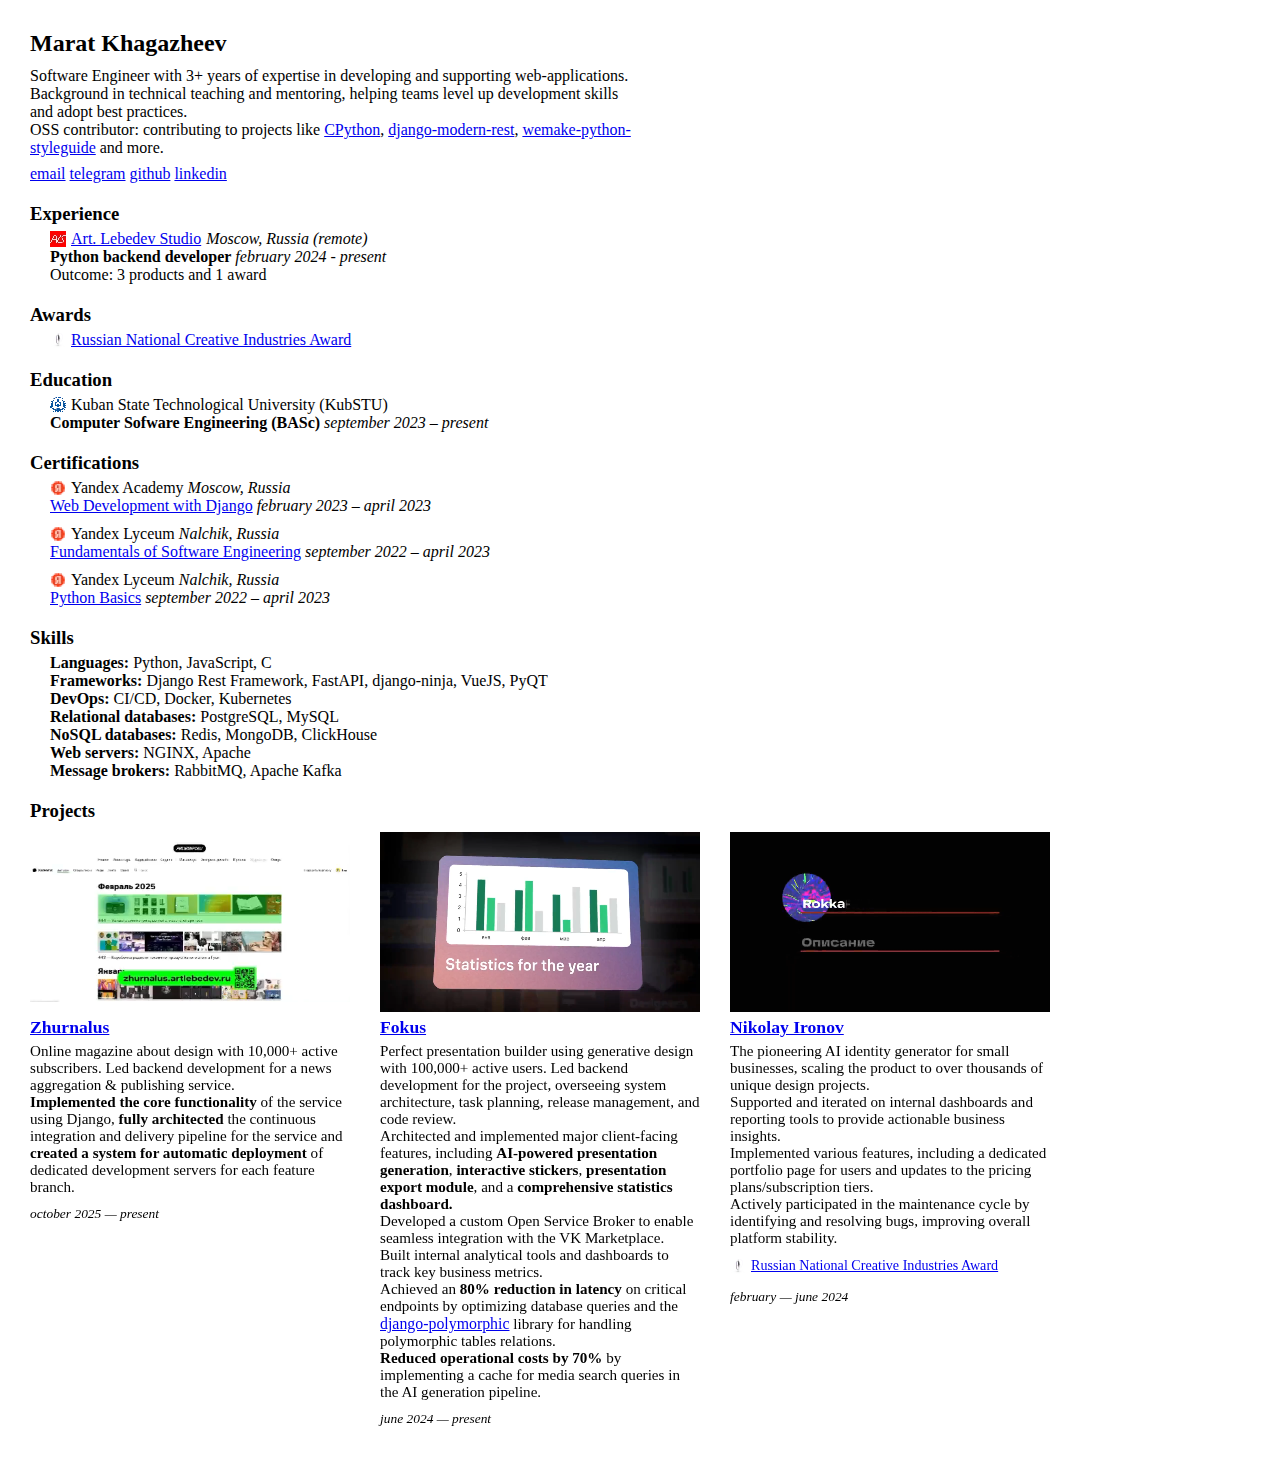
<file: index.html>
<!DOCTYPE html>
<html>
    <head>
        <meta charset="utf-8">
        <meta name="viewport" content="width=device-width, initial-scale=1.0">
        <title>Marat Khagazheev | Software Engineer</title>
        <link href="./css/main.css" rel="stylesheet" type="text/css">
        <meta name="description" content="Backend developer with experience at Art. Lebedev Studio and Yandex. Specialization: Python, Django, Django REST Framework, FastAPI, Django Ninja.">
        <meta name="keywords" content="backend developer, Python, Django, FastAPI, DRF, Django Rest Framework, CPython, FastAPI resume, portfolio, khagazheev, marat">
        <meta name="author" content="Marat Khagazheev">

        <meta property="og:type" content="website">
        <meta property="og:url" content="https://marat.tech/">
        <meta property="og:title" content="Marat Khagazheev - Backend Developer">
        <meta property="og:description" content="Backend developer with experience at Art. Lebedev Studio and Yandex.">
        <meta property="og:image" content="https://marat.tech/files/khagazheev_og.png">

        <!-- Twitter -->
        <meta property="twitter:card" content="summary_large_image">
        <meta property="twitter:url" content="https://marat.tech/">
        <meta property="twitter:title" content="Marat Khagazheev - Backend Developer">
        <meta property="twitter:description" content="Backend developer with experience at Art. Lebedev Studio and Yandex.">
        <meta property="twitter:image" content="https://marat.tech/files/khagazheev_og.png">

        <link rel="preconnect" href="https://fonts.googleapis.com">
        <link rel="preconnect" href="https://fonts.gstatic.com" crossorigin>
        <link href="https://fonts.googleapis.com/css2?family=Inter:wght@300;400;500;600;700&family=Space+Grotesk:wght@400;500;600;700&display=swap" rel="stylesheet">
        <link rel="stylesheet" href="https://unpkg.com/aos@next/dist/aos.css" />

        <!-- Favicon -->
        <link rel="apple-touch-icon" sizes="180x180" href="favicon/apple-touch-icon.png">
        <link rel="icon" type="image/png" sizes="32x32" href="favicon/favicon-32x32.png">
        <link rel="icon" type="image/png" sizes="16x16" href="favicon/favicon-16x16.png">
        <link rel="manifest" href="favicon/site.webmanifest">
        <!--
        TODO: add pet projects
        -->
    </head>
    <body>
        <div class="main">
            <div class="info-block">
                <h2 class="my-name">Marat Khagazheev</h2>
                <p>
                    Software Engineer with 3+ years of expertise in developing and supporting web-applications.<br>
                    Background in technical teaching and mentoring, helping teams level up development skills and adopt best practices.<br>
                    OSS contributor: contributing to projects like
                    <a href="https://github.com/python/cpython/pulls/F0RRZZ" target="_blank">CPython</a>, 
                    <a href="https://github.com/wemake-services/django-modern-rest/pulls/F0RRZZ" target="_blank">django-modern-rest</a>, 
                    <a href="https://github.com/wemake-services/wemake-python-styleguide/pulls/F0RRZZ" target="_blank">wemake-python-styleguide</a>
                    and more.
                </p>
                <div class="contacts">
                    <a href="mailto:khagazheevmarat@gmail.com" target="_blank">email</a>
                    <a href="https://t.me/khagazheev" target="_blank">telegram</a>
                    <a href="https://github.com/F0RRZZ" target="_blank">github</a>
                    <a href="https://www.linkedin.com/in/mkhagazheev/" target="_blank">linkedin</a>
                </div>
            </div>
            <div class="experience">
                <h3 class="experience-title">Experience</h3>
                <ul>
                    <li>
                        <div class="company">
                            <img src="files/als_logo.webp">
                            <a href="https://www.artlebedev.com/people/rr8z3G6/">Art. Lebedev Studio</a> <i>Moscow, Russia (remote)</i><br>
                        </div>
                        <b>Python backend developer</b> <i>february 2024 - present</i><br>
                        Outcome: 3 products and 1 award
                    </li>
                </ul>
            </div>
            <div class="awards">
                <h3>Awards</h3>
                <div class="award">
                    <img src="files/rncia_logo.webp">
                    <a href="https://www.artlebedev.ru/ironov/five-years/awards/" target="_blank">Russian National Creative Industries Award</a>
                </div>
            </div>
            <div class="edication">
                <h3>Education</h3>
                <ul>
                    <li>
                        <div class="company">
                            <img src="files/kubstu_logo.webp">
                            <p>Kuban State Technological University (KubSTU)</p>
                        </div>
                        <b>Computer Sofware Engineering (BASc)</b> <i>september 2023 – present</i><br>
                    </li>
                </ul>
            </div>
            <div class="certifications">
                <h3>Certifications</h3>
                <ul>
                    <li style="padding-top: 5px;">
                        <div class="company">
                            <img src="files/yandex_logo.webp">
                            <p>Yandex Academy <i>Moscow, Russia</i></p>
                        </div>
                        <a href="https://lms.yandex.ru/certificate/check/?certNumber=2303142293&lastName=%D0%A5%D0%B0%D0%B3%D0%B0%D0%B6%D0%B5%D0%B5%D0%B2" target="_blank">
                            Web Development with Django</a>
                        <i> february 2023 – april 2023</i>
                    </li>
                    <li>
                        <div class="company">
                            <img src="files/yandex_logo.webp">
                            <p>Yandex Lyceum <i>Nalchik, Russia</i></p>
                        </div>
                        <a href="https://lms.yandex.ru/certificate/check/?certNumber=2302142293&lastName=%D0%A5%D0%B0%D0%B3%D0%B0%D0%B6%D0%B5%D0%B5%D0%B2" target="_blank">
                            Fundamentals of Software Engineering</a>
                        <i> september 2022 – april 2023</i>
                    </li>
                     <li>
                        <div class="company">
                            <img src="files/yandex_logo.webp">
                            <p>Yandex Lyceum <i>Nalchik, Russia</i></p>
                        </div>
                        <a href="https://lms.yandex.ru/certificate/check/?certNumber=2201142293&lastName=%D0%A5%D0%B0%D0%B3%D0%B0%D0%B6%D0%B5%D0%B5%D0%B2" target="_blank">
                            Python Basics</a>
                        <i> september 2022 – april 2023</i>
                    </li>
                </ul>
            </div>
            <div class="skills">
                <h3>Skills</h3>
                <ul>
                    <li><b>Languages:</b> Python, JavaScript, C</li>
                    <li><b>Frameworks:</b> Django Rest Framework, FastAPI, django-ninja, VueJS, PyQT</li>
                    <li><b>DevOps:</b> CI/CD, Docker, Kubernetes</li>
                    <li><b>Relational databases:</b> PostgreSQL, MySQL</li>
                    <li><b>NoSQL databases:</b> Redis, MongoDB, ClickHouse</li>
                    <li><b>Web servers:</b> NGINX, Apache</li>
                    <li><b>Message brokers:</b> RabbitMQ, Apache Kafka</li>
                </ul>
            </div>
            <div class="projects">
                <h3>Projects</h3>
                <div class="projects-container">
                    <div class="project">
                        <video class="media-content" 
                                src="videos/zhurnalus.mp4" 
                                muted autoplay loop playsinline
                                aria-label="Zhurnalus">
                        </video>
                        <a href="https://zhurnalus.artlebedev.ru/"><b>Zhurnalus</b></a>
                        <p>
                            Online magazine about design with 10,000+ active subscribers. 
                            Led backend development for a news aggregation & publishing service.<br>
                            <b>Implemented the core functionality</b> of the service using Django, 
                            <b>fully architected</b> the continuous integration and delivery pipeline for the service and 
                            <b>created a system for automatic deployment</b> of dedicated development servers for each feature branch.
                        </p>
                        <p class="date"><i>october 2025 — present</i></p>
                    </div>

                    <div class="project">
                        <video class="media-content" 
                                src="videos/fokus_compressed.mp4" 
                                muted autoplay loop playsinline
                                aria-label="Fokus demonstration">
                        </video>
                        <a href="https://fokus.am/en/"><b>Fokus</b></a>
                        <p>
                            Perfect presentation builder using generative design with 100,000+ active users. 
                            Led backend development for the project, overseeing system architecture, task planning, release management, and code review.<br>
                            Architected and implemented major client-facing features, including <b>AI-powered presentation generation</b>, 
                            <b>interactive stickers</b>, <b>presentation export module</b>, and a <b>comprehensive statistics dashboard.</b><br>
                            Developed a custom Open Service Broker to enable seamless integration with the VK Marketplace. <br>
                            Built internal analytical tools and dashboards to track key business metrics.<br>
                            Achieved an <b>80% reduction in latency</b> on critical endpoints by optimizing database queries and  
                            the <a href="https://pypi.org/project/django-polymorphic/" target="_blank">django-polymorphic</a> library for handling polymorphic tables relations.<br>
                            <b>Reduced operational costs by 70%</b> by implementing a cache for media search queries in the AI generation pipeline.
                        </p>
                        <p class="date"><i>june 2024 — present</i></p>
                    </div>

                    <div class="project">
                        <video class="media-content" 
                                src="videos/ironov_compressed.mp4" 
                                muted autoplay loop playsinline
                                aria-label="Ironov demonstration">
                        </video>
                        <a href="https://ironov.ai/"><b>Nikolay Ironov</b></a>
                        <p>
                            The pioneering AI identity generator for small businesses, scaling the product to over thousands of unique design projects.<br>
                            Supported and iterated on internal dashboards and reporting tools to provide actionable business insights.<br>
                            Implemented various features, including a dedicated portfolio page for users and updates to the pricing plans/subscription tiers.<br>
                            Actively participated in the maintenance cycle by identifying and resolving bugs, improving overall platform stability.
                        </p>
                        <div class="award" style="padding-left: 0px; font-size: 80%;">
                            <img src="files/rncia_logo.webp">
                            <a href="https://www.artlebedev.ru/ironov/five-years/awards/" target="_blank">Russian National Creative Industries Award</a>
                        </div>
                        <p class="date"><i>february  — june 2024</i></p>
                    </div>
                </div>
            </div>
        </div>
        <!-- Yandex.Metrika counter -->
        <script type="text/javascript" >
        (function(m,e,t,r,i,k,a){m[i]=m[i]||function(){(m[i].a=m[i].a||[]).push(arguments)};
        m[i].l=1*new Date();
        for (var j = 0; j < document.scripts.length; j++) {if (document.scripts[j].src === r) { return; }}
        k=e.createElement(t),a=e.getElementsByTagName(t)[0],k.async=1,k.src=r,a.parentNode.insertBefore(k,a)})
        (window, document, "script", "https://mc.yandex.ru/metrika/tag.js", "ym");

        ym(103388284, "init", {
                clickmap:true,
                trackLinks:true,
                accurateTrackBounce:true,
                webvisor:true
        });
        </script>
        <noscript><div><img src="https://mc.yandex.ru/watch/103388284" style="position:absolute; left:-9999px;" alt="" /></div></noscript>
        <!-- /Yandex.Metrika counter -->
    </body>
</html>
</file>
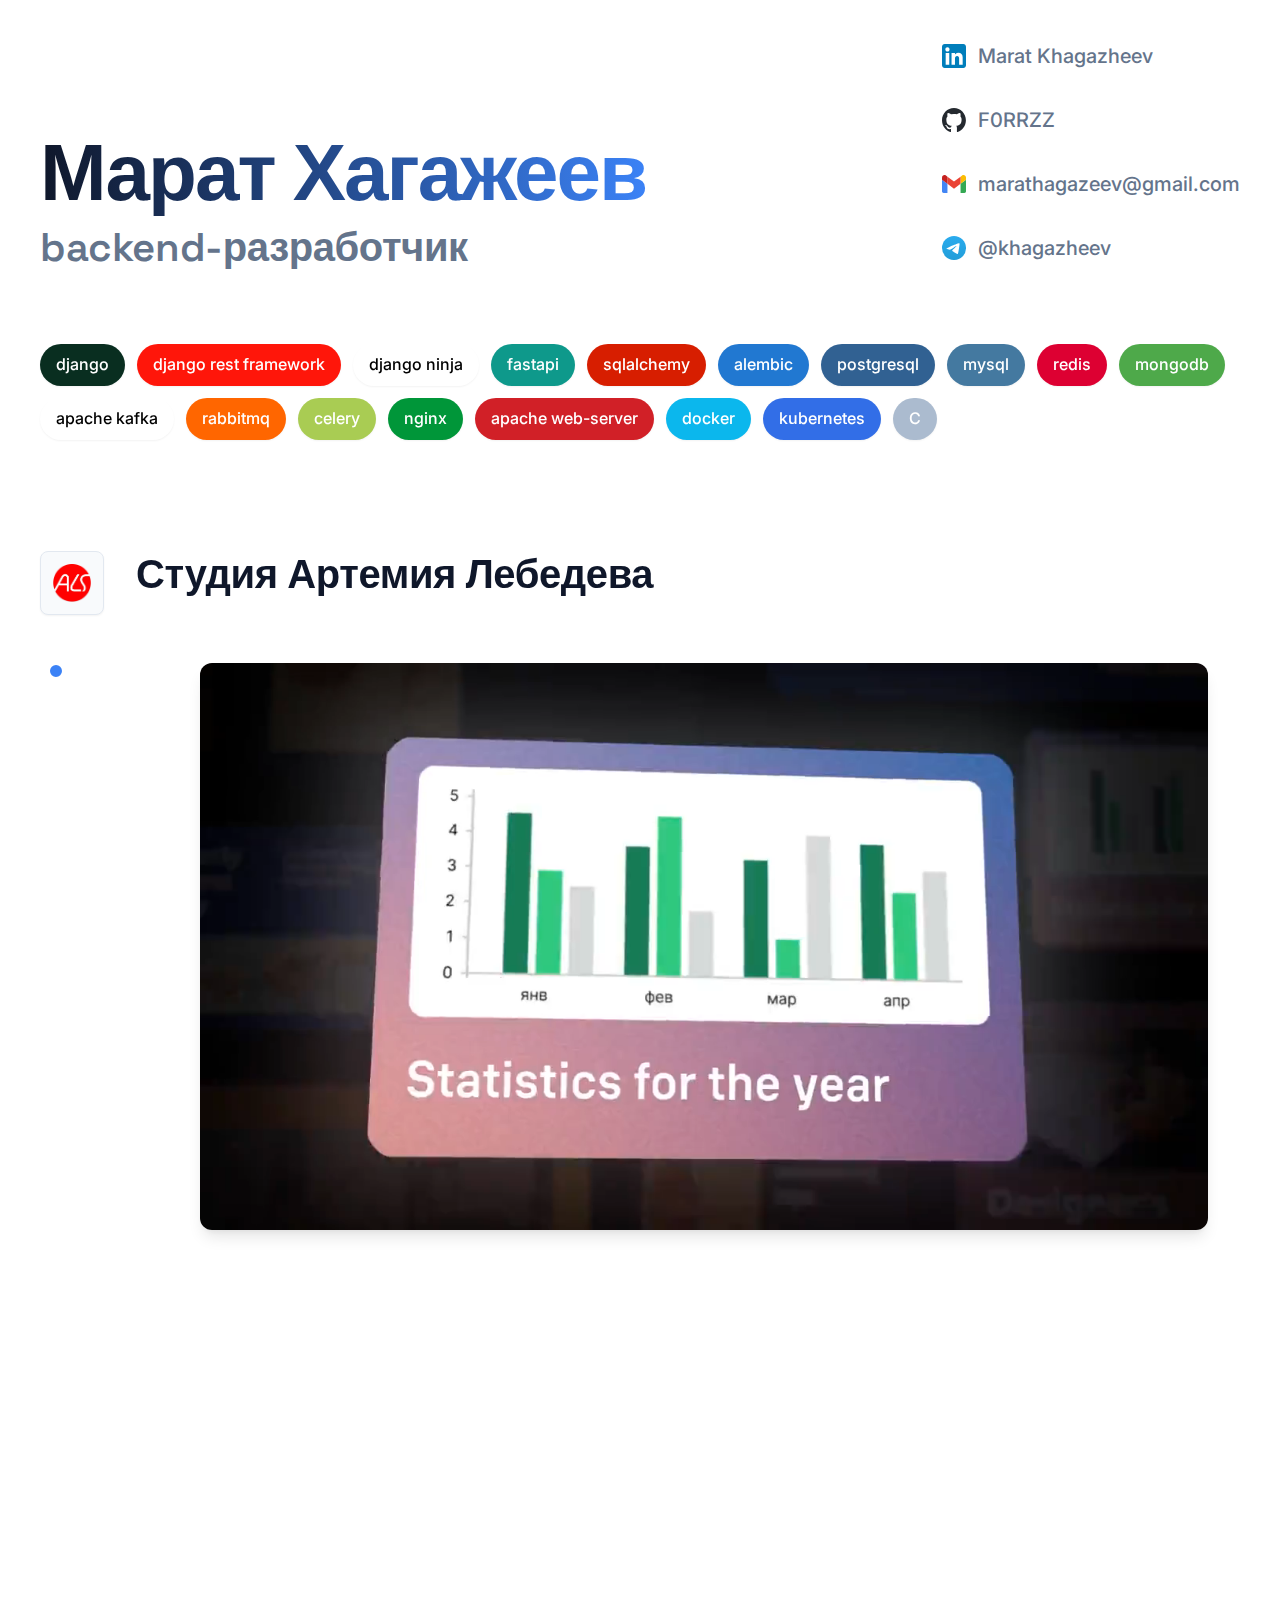
<file: _index.html>
<!DOCTYPE html>
<html lang="ru">
    <head>
        <meta charset="utf-8">
        <meta name="viewport" content="width=device-width, initial-scale=1.0">
        <title>Марат Хагажеев | Backend Developer</title>
        <meta name="description" content="Backend-разработчик с опытом работы в Студии Артемия Лебедева и Яндекс. Специализация: Python, Django, Django REST Framework, FastAPI, Django Ninja.">
        <meta name="keywords" content="backend разработчик, Python, Django, FastAPI, DRF, Django Rest Framework, CPython, FastAPI резюме, портфолио, хагажеев, марат">
        <meta name="author" content="Марат Хагажеев">

        <meta property="og:type" content="website">
        <meta property="og:url" content="https://marat.tech/">
        <meta property="og:title" content="Марат Хагажеев - Backend Developer">
        <meta property="og:description" content="Backend-разработчик с опытом работы в Студии Артемия Лебедева и Яндекс.">
        <meta property="og:image" content="https://marat.tech/files/khagazheev_og.png">
        
        <!-- Twitter -->
        <meta property="twitter:card" content="summary_large_image">
        <meta property="twitter:url" content="https://marat.tech/">
        <meta property="twitter:title" content="Марат Хагажеев - Backend Developer">
        <meta property="twitter:description" content="Backend-разработчик с опытом работы в Студии Артемия Лебедева и Яндекс.">
        <meta property="twitter:image" content="https://marat.tech/files/khagazheev_og.png">
        
        <link rel="preconnect" href="https://fonts.googleapis.com">
        <link rel="preconnect" href="https://fonts.gstatic.com" crossorigin>
        <link href="https://fonts.googleapis.com/css2?family=Inter:wght@300;400;500;600;700&family=Space+Grotesk:wght@400;500;600;700&display=swap" rel="stylesheet">
        <link rel="stylesheet" href="https://unpkg.com/aos@next/dist/aos.css" />
        
        <!-- Favicon -->
        <link rel="apple-touch-icon" sizes="180x180" href="favicon/apple-touch-icon.png">
        <link rel="icon" type="image/png" sizes="32x32" href="favicon/favicon-32x32.png">
        <link rel="icon" type="image/png" sizes="16x16" href="favicon/favicon-16x16.png">
        <link rel="manifest" href="favicon/site.webmanifest">

        <style>
            :root {
                --primary-color: #0f172a;
                --secondary-color: #334155;
                --accent-color: #3b82f6;
                --accent-hover: #2563eb;
                --bg-color: #ffffff;
                --surface-color: #f8fafc;
                --text-color: #0f172a;
                --text-secondary: #64748b;
                --text-tertiary: #94a3b8;
                --border-color: #e2e8f0;
                --shadow-sm: 0 1px 2px 0 rgba(0, 0, 0, 0.05);
                --shadow-md: 0 4px 6px -1px rgba(0, 0, 0, 0.1), 0 2px 4px -1px rgba(0, 0, 0, 0.06);
                --shadow-lg: 0 10px 15px -3px rgba(0, 0, 0, 0.1), 0 4px 6px -2px rgba(0, 0, 0, 0.05);
                --shadow-xl: 0 20px 25px -5px rgba(0, 0, 0, 0.1), 0 10px 10px -5px rgba(0, 0, 0, 0.04);
                --rounded-sm: 0.125rem;
                --rounded-md: 0.375rem;
                --rounded-lg: 0.5rem;
                --rounded-xl: 0.75rem;
                --rounded-2xl: 1rem;
                --rounded-full: 9999px;
                --transition: all 0.2s cubic-bezier(0.4, 0, 0.2, 1);
                --font-sans: 'Inter', -apple-system, BlinkMacSystemFont, sans-serif;
                --font-heading: 'Space Grotesk', -apple-system, BlinkMacSystemFont, sans-serif;
            }

            @media (prefers-color-scheme: dark) {
                :root {
                    --primary-color: #f8fafc;
                    --secondary-color: #e2e8f0;
                    --accent-color: #60a5fa;
                    --accent-hover: #3b82f6;
                    --bg-color: #0f172a;
                    --surface-color: #1e293b;
                    --text-color: #f8fafc;
                    --text-secondary: #cbd5e1;
                    --text-tertiary: #94a3b8;
                    --border-color: #334155;
                }
            }

            * {
                margin: 0;
                padding: 0;
                box-sizing: border-box;
            }

            html {
                scroll-behavior: smooth;
            }

            body {
                padding: 2rem 1.5rem;
                font-family: var(--font-sans);
                color: var(--text-color);
                background-color: var(--bg-color);
                line-height: 1.6;
                -webkit-font-smoothing: antialiased;
                -moz-osx-font-smoothing: grayscale;
            }

            a {
                color: var(--accent-color);
                text-decoration: none;
                transition: var(--transition);
                font-weight: 500;
            }

            a:hover {
                color: var(--accent-hover);
                text-decoration: underline;
                text-underline-offset: 3px;
            }

            .container {
                max-width: 1200px;
                margin: 0 auto;
            }

            /* Header section */
            .header {
                display: flex;
                flex-direction: column;
                margin-bottom: 4rem;
                position: relative;
            }

            .name-block {
                display: flex;
                flex-direction: column;
                margin-bottom: 2.5rem;
                gap: 1.5rem;
            }

            @media (min-width: 768px) {
                .name-block {
                    flex-direction: row;
                    justify-content: space-between;
                    align-items: flex-end;
                    gap: 2rem;
                }
            }

            .my-name {
                font-family: var(--font-heading);
                font-size: clamp(2.5rem, 8vw, 5rem);
                font-weight: 700;
                line-height: 1.1;
                letter-spacing: -0.025em;
                margin-bottom: 0.5rem;
                background: linear-gradient(to right, var(--text-color), var(--accent-color));
                -webkit-background-clip: text;
                background-clip: text;
                color: transparent;
                
            }

            .position {
                font-family: var(--font-heading);
                font-size: clamp(1.5rem, 4vw, 2.5rem);
                color: var(--text-secondary);
                font-weight: 600;
                line-height: 1.2;
                letter-spacing: -0.01em;
            }

            .contacts {
                display: flex;
                flex-direction: column;
                gap: 1rem;
            }

            .contact-block {
                display: flex;
                align-items: center;
                gap: 0.75rem;
                padding: 0.5rem 0;
            }

            .contact-link {
                font-size: clamp(1rem, 2vw, 1.25rem);
                color: var(--text-secondary);
                transition: var(--transition);
            }

            .contact-link:hover {
                color: var(--accent-color);
            }

            .tech-grid {
                display: flex;
                flex-wrap: wrap;
                gap: 0.75rem;
                margin: 2rem 0;
            }

            .tech-tag {
                padding: 0.5rem 1rem;
                border-radius: var(--rounded-full);
                color: white;
                font-size: 1rem;
                font-weight: 500;
                white-space: nowrap;
                transition: var(--transition);
                box-shadow: var(--shadow-sm);
                transform: translateY(0);
                will-change: transform;
            }

            .tech-tag:hover {
                transform: translateY(-2px);
                box-shadow: var(--shadow-md);
            }

            .experience {
                margin-top: 5rem;
            }

            .period {
                display: flex;
                flex-direction: column;
                margin: 3rem 0;
                position: relative;
            }

            @media (min-width: 768px) {
                .period {
                    flex-direction: row;
                    gap: 2rem;
                }
            }

            .period-logo-block {
                display: flex;
                margin-bottom: 1.5rem;
                width: 4rem;
                height: 4rem;
                border-radius: var(--rounded-lg);
                background: var(--surface-color);
                align-items: center;
                justify-content: center;
                padding: 0.75rem;
                box-shadow: var(--shadow-sm);
                border: 1px solid var(--border-color);
            }

            @media (min-width: 768px) {
                .period-logo-block {
                    position: sticky;
                    top: 2rem;
                    align-self: flex-start;
                    margin-bottom: 0;
                }
            }

            .period-logo {
                width: 100%;
                height: auto;
                object-fit: contain;
            }

            .period-name-block {
                flex: 1;
            }

            .period-name {
                font-family: var(--font-heading);
                font-size: clamp(1.75rem, 4vw, 2.5rem);
                font-weight: 700;
                line-height: 1.2;
                letter-spacing: -0.01em;
                margin-bottom: 0.5rem;
            }

            .period-year-block {
                margin: 1.5rem 0;
            }

            @media (min-width: 768px) {
                .period-year-block {
                    width: 10rem;
                    position: sticky;
                    top: 2rem;
                    align-self: flex-start;
                    margin: 0;
                }
            }

            .period-year {
                font-family: var(--font-heading);
                font-size: clamp(1.25rem, 3vw, 1.5rem);
                color: var(--text-secondary);
                font-weight: 600;
            }

            .period-info-block {
                flex: 1;
                margin-top: 1.5rem;
            }

            @media (min-width: 768px) {
                .period-info-block {
                    margin-top: 0;
                }
            }

            .period-info-title {
                display: flex;
                align-items: center;
                gap: 1rem;
                margin-bottom: 1.25rem;
            }

            .period-subtitle {
                font-size: clamp(1rem, 2vw, 1.25rem);
                color: var(--text-secondary);
                font-weight: 500;
                margin-top: 0.25rem;
            }

            .period-info-description {
                font-size: 1.125rem;
                color: var(--text-secondary);
                margin-bottom: 2rem;
                line-height: 1.7;
            }

            .period-line-block {
                display: none;
            }

            @media (min-width: 1024px) {
                .period-line-block {
                    display: flex;
                    justify-content: center;
                    width: 2rem;
                    position: relative;
                }
                
                .period-line {
                    width: 2px;
                    background: linear-gradient(to bottom, var(--accent-color), var(--border-color));
                    height: 100%;
                    position: absolute;
                    top: 0;
                }
                
                .period-line::after {
                    content: '';
                    position: absolute;
                    top: 0;
                    left: 50%;
                    transform: translateX(-50%);
                    width: 0.75rem;
                    height: 0.75rem;
                    border-radius: var(--rounded-full);
                    background-color: var(--accent-color);
                    border: 2px solid var(--bg-color);
                }
            }

            .media-block {
                width: 100%;
                margin: 2rem 0;
                border-radius: var(--rounded-xl);
                overflow: hidden;
                box-shadow: var(--shadow-lg);
                transition: var(--transition);
            }
            
            .media-block:hover {
                transform: translateY(-4px);
                box-shadow: var(--shadow-xl);
            }

            @media (min-width: 1024px) {
                .media-block {
                    width: calc(100% - 12rem);
                    margin: 0 0 2rem 10rem;
                }
            }

            .media-content {
                width: 100%;
                height: auto;
                display: block;
            }

            .timeline-row {
                position: relative;
            }
            
            .section-divider {
                height: 1px;
                background-color: var(--border-color);
                margin: 4rem 0;
                opacity: 0.5;
            }
            
            /* Animations */
            @keyframes fadeIn {
                from { opacity: 0; transform: translateY(10px); }
                to { opacity: 1; transform: translateY(0); }
            }
            
            .animate-fade {
                animation: fadeIn 0.6s ease-out forwards;
            }
            
            .delay-100 {
                animation-delay: 0.1s;
            }
            
            .delay-200 {
                animation-delay: 0.2s;
            }
            
            .delay-300 {
                animation-delay: 0.3s;
            }
        </style>
    </head>
    <body>
        <div class="container">
            <!-- Header section -->
            <header class="header">
                <div class="name-block animate-fade">
                    <div>
                        <h1 class="my-name">Марат Хагажеев</h1>
                        <h2 class="position">backend-разработчик</h2>
                    </div>
                    <div class="contacts animate-fade delay-100">
                        <div class="contact-block">
                            <img src="files/linkedin-logo.svg" width="24" height="24" alt="GitHub" loading="lazy">
                            <a href="https://www.linkedin.com/in/khagazheev" class="contact-link">Marat Khagazheev</a>
                        </div>
                        <div class="contact-block">
                            <img src="files/github-mark.svg" width="24" height="24" alt="GitHub" loading="lazy">
                            <a href="https://github.com/F0RRZZ" class="contact-link">F0RRZZ</a>
                        </div>
                        <div class="contact-block">
                            <img src="files/gmail-mark.svg" width="24" height="24" alt="Email" loading="lazy">
                            <a href="mailto:marathagazeev@gmail.com" class="contact-link">marathagazeev@gmail.com</a>
                        </div>
                        <div class="contact-block">
                            <img src="files/telegram-logo.svg" width="24" height="24" alt="Telegram" loading="lazy">
                            <a href="https://t.me/khagazheev" class="contact-link">@khagazheev</a>
                        </div>
                    </div>
                </div>

                <div class="tech-grid animate-fade delay-200">
                    <p class="tech-tag" style="background-color: #092E20;">django</p>
                    <p class="tech-tag" style="background-color: #FF160A;">django rest framework</p>
                    <p class="tech-tag" style="background-color: #FFFFFF; color: black;">django ninja</p>
                    <p class="tech-tag" style="background-color: #0e998b;">fastapi</p>
                    <p class="tech-tag" style="background-color: #d71e00;">sqlalchemy</p>
                    <p class="tech-tag" style="background-color: #2178d1;">alembic</p>
                    <p class="tech-tag" style="background-color: #316192;">postgresql</p>
                    <p class="tech-tag" style="background-color: #4479A0;">mysql</p>
                    <p class="tech-tag" style="background-color: #DD0032;">redis</p>
                    <p class="tech-tag" style="background-color: #4EA94A;">mongodb</p>
                    <p class="tech-tag" style="background-color: #FFFFFF; color: black;">apache kafka</p>
                    <p class="tech-tag" style="background-color: #FF6600;">rabbitmq</p>
                    <p class="tech-tag" style="background-color: #A9CC53;">celery</p>
                    <p class="tech-tag" style="background-color: #009639;">nginx</p>
                    <p class="tech-tag" style="background-color: #d12027;">apache web-server</p>
                    <p class="tech-tag" style="background-color: #0BB7ED;">docker</p>
                    <p class="tech-tag" style="background-color: #326ee7;">kubernetes</p>
                    <p class="tech-tag" style="background-color: #abbbcf;">C</p>
                </div>
            </header>

            <!-- Experience section -->
            <main class="experience">
                <!-- Art Lebedev Studio -->
                <section>
                    <div class="period" data-aos="fade-up">
                        <div class="period-logo-block">
                            <img src="files/als_logo.png" class="period-logo" alt="Студия Артемия Лебедева" loading="lazy">
                        </div>
                        <div class="period-name-block">
                            <p class="period-name">Студия Артемия Лебедева</p>
                        </div>
                    </div>

                    <div class="timeline-row">
                        <div class="period-line-block">
                            <div class="period-line"></div>
                        </div>
                        <div class="media-block" data-aos="fade-up" data-aos-delay="100">
                            <video class="media-content" 
                                   src="videos/fokus_compressed.mp4" 
                                   muted autoplay loop playsinline
                                   aria-label="Демонстрация проекта Фокус">
                            </video>
                        </div>
                    </div>

                    <div class="period" data-aos="fade-up">
                        <div class="period-year-block">
                            <p class="period-year">2024</p>
                        </div>
                        <div class="period-info-block">
                            <div class="period-info-title">
                                <img src="files/fokus_logo.svg" alt="Фокус" loading="lazy" width="64" height="64">
                                <div>
                                    <p class="period-name">Фокус</p>
                                    <p class="period-subtitle">Старший разработчик</p>
                                </div>
                            </div>
                            <p class="period-info-description">
                                Конструктор идеальных презентаций. Являюсь ведущим разработчиком проекта, работаю над большинством клиентских механик продукта. Из&nbsp;самых крупных разработанных мною механик могу выделить генерацию презентаций с&nbsp;помощью&nbsp;ИИ и&nbsp;стикеры. Также работал над разработкой аналитических инструментов, оптимизацией кода и&nbsp;тестированием.
                                <br><br>
                                <a href="https://fokus.am">Фокус</a>
                            </p>
                        </div>
                    </div>

                    <div class="timeline-row">
                        <div class="period-line-block">
                            <div class="period-line"></div>
                        </div>
                        <div class="media-block" data-aos="fade-up" data-aos-delay="100">
                            <video class="media-content" 
                                   src="videos/ironov_compressed.mp4" 
                                   muted autoplay loop playsinline
                                   aria-label="Демонстрация проекта Николая Иронова">
                            </video>
                        </div>
                    </div>

                    <div class="period" data-aos="fade-up">
                        <div class="period-year-block">
                            <p class="period-year">2024</p>
                        </div>
                        <div class="period-info-block">
                            <div class="period-info-title">
                                <img src="files/ironov_logo.png" alt="Николай Иронов" loading="lazy" width="64" height="64">
                                <div>
                                    <p class="period-name">Николай Иронов</p>
                                    <p class="period-subtitle">Младший разработчик</p>
                                </div>
                            </div>
                            <p class="period-info-description">
                                Занимался доработкой и&nbsp;созданием нового функционала аналитических инструментов. Также удалось поработать с&nbsp;небольшими клиентскими механиками, такими как тарифы и&nbsp;примеры логотипов.
                                <br><br>
                                <a href="https://ironov.ai">Николай Иронов</a>
                            </p>
                        </div>
                    </div>
                </section>

                <div class="section-divider" data-aos="fade"></div>

                <!-- Yandex -->
                <section>
                    <div class="period" data-aos="fade-up">
                        <div class="period-logo-block">
                            <img src="files/yandex-logo.svg" class="period-logo" alt="Яндекс" loading="lazy">
                        </div>
                        <div class="period-name-block">
                            <p class="period-name">Яндекс</p>
                        </div>
                    </div>

                    <div class="timeline-row">
                        <div class="period-line-block">
                            <div class="period-line"></div>
                        </div>
                        <div class="media-block" data-aos="fade-up" data-aos-delay="100">
                            <img src="files/yandex-screen.png" class="media-content" alt="Скриншот работы в Яндекс" loading="lazy">
                        </div>
                    </div>

                    <div class="period" data-aos="fade-up">
                        <div class="period-year-block">
                            <p class="period-year">2024</p>
                        </div>
                        <div class="period-info-block">
                            <div class="period-info-title">
                                <div>
                                    <p class="period-name">Веб-разработка на Django</p>
                                    <p class="period-subtitle">Ментор/ревьюер</p>
                                </div>
                            </div>
                            <p class="period-info-description">
                                Участвовал в&nbsp;качестве наставника в&nbsp;одном из&nbsp;сезонов специализации по&nbsp;веб-разработке на&nbsp;Django. В&nbsp;мои обязанности входило объяснение тем, связанных с&nbsp;фреймворком, помощь студентам в&nbsp;решении задач и&nbsp;проведение код-ревью их&nbsp;проектов. Я&nbsp;анализировал их&nbsp;работы, давал рекомендации по&nbsp;улучшению кода, помогал исправлять ошибки.
                            </p>
                        </div>
                    </div>

                    <div class="timeline-row">
                        <div class="period-line-block">
                            <div class="period-line"></div>
                        </div>
                        <div class="media-block" data-aos="fade-up" data-aos-delay="100" style="width: 60%;">
                            <img src="files/django-cert.png" class="media-content" alt="Сертификат Django" loading="lazy">
                        </div>
                    </div>

                    <div class="period" data-aos="fade-up">
                        <div class="period-year-block">
                            <p class="period-year">2023</p>
                        </div>
                        <div class="period-info-block">
                            <div class="period-info-title">
                                <div>
                                    <p class="period-name">Веб-разработка на Django</p>
                                    <p class="period-subtitle">Студент</p>
                                </div>
                            </div>
                            <p class="period-info-description">
                                За&nbsp;три месяца научился писать веб-приложения на&nbsp;Django. Весь пройденный материал закрепил двумя проектами. Также во&nbsp;время работы над одним из&nbsp;проектов получил опыт взаимодействия с&nbsp;командой.
                            </p>
                        </div>
                    </div>

                    <div class="timeline-row">
                        <div class="period-line-block">
                            <div class="period-line"></div>
                        </div>
                        <div class="media-block" data-aos="fade-up" data-aos-delay="100">
                            <img src="files/lyceum-cert.png" class="media-content" alt="Сертификат Лицея" loading="lazy">
                        </div>
                    </div>

                    <div class="period" data-aos="fade-up">
                        <div class="period-year-block">
                            <p class="period-year">2021</p>
                        </div>
                        <div class="period-info-block">
                            <div class="period-info-title">
                                <div>
                                    <p class="period-name">Лицей Академии Яндекса</p>
                                    <p class="period-subtitle">Студент</p>
                                </div>
                            </div>
                            <p class="period-info-description">
                                На&nbsp;первом году обучения прошел базовые конструкции Python, научился работать с&nbsp;некоторыми стандартными и&nbsp;внешними библиотеками и&nbsp;узнал основы ООП. Во&nbsp;втором году продолжил изучение ООП, изучил такие библиотеки, как: PyQt5, pygame и&nbsp;Flask. Весь пройденный материал по&nbsp;данным библиотекам был закреплен проектами.
                            </p>
                        </div>
                    </div>
                </section>
            </main>
        </div>

        <script src="https://unpkg.com/aos@next/dist/aos.js"></script>
        <script>
            AOS.init({
                duration: 600,
                once: true,
                easing: 'ease-out-quad',
                offset: 100
            });
            
            document.addEventListener("DOMContentLoaded", function() {
                const lazyVideos = document.querySelectorAll("video[loading='lazy']");
                
                if ("IntersectionObserver" in window) {
                    const lazyVideoObserver = new IntersectionObserver(function(entries) {
                        entries.forEach(function(video) {
                            if (video.isIntersecting) {
                                for (var source in video.target.children) {
                                    var videoSource = video.target.children[source];
                                    if (typeof videoSource.tagName === "string" && videoSource.tagName === "SOURCE") {
                                        videoSource.src = videoSource.dataset.src;
                                    }
                                }
                                
                                video.target.load();
                                video.target.classList.remove("lazy");
                                lazyVideoObserver.unobserve(video.target);
                            }
                        });
                    });
                    
                    lazyVideos.forEach(function(video) {
                        lazyVideoObserver.observe(video);
                    });
                }
            });
        </script>

        <!-- Yandex.Metrika counter -->
        <script type="text/javascript" >
        (function(m,e,t,r,i,k,a){m[i]=m[i]||function(){(m[i].a=m[i].a||[]).push(arguments)};
        m[i].l=1*new Date();
        for (var j = 0; j < document.scripts.length; j++) {if (document.scripts[j].src === r) { return; }}
        k=e.createElement(t),a=e.getElementsByTagName(t)[0],k.async=1,k.src=r,a.parentNode.insertBefore(k,a)})
        (window, document, "script", "https://mc.yandex.ru/metrika/tag.js", "ym");

        ym(103388284, "init", {
                clickmap:true,
                trackLinks:true,
                accurateTrackBounce:true,
                webvisor:true
        });
        </script>
        <noscript><div><img src="https://mc.yandex.ru/watch/103388284" style="position:absolute; left:-9999px;" alt="" /></div></noscript>
        <!-- /Yandex.Metrika counter -->
    </body>
</html>
</file>
<file: css/main.css>
* {
    padding: 0px;
    margin: 0px;
}

.main {
    padding: 30px;
    display: flex;
    flex-direction: column;
    gap: 20px;
}

.info-block {
    width: 50%;
}

@media (max-width: 328px) {
    .info-block {
        width: 100%;
    }
}

@media (max-width: 762px) {
    .info-block {
        width: 80%;
    }
}

.my-name {
    padding: 0;
    margin-bottom: 10px;
}

.contacts {
    margin-top: 8px;
}

.experience ul {
    padding-top: 5px;
    list-style: none;
}

.company {
    display: flex;
    align-items: center;
    gap: 5px;
}

.experience li {
    padding-left: 20px;
}

.award {
    display: flex;
    align-items: center;
    gap: 5px;
    padding-top: 5px;
    padding-left: 20px;
}

.edication ul {
    padding-top: 5px;
    list-style: none;
}

.edication li {
    padding-left: 20px;
}

.certifications ul {
    list-style: none;
}

.certifications li  {
    padding-left: 20px;
    padding-top: 10px;
}

.skills ul {
    padding-top: 5px;
    list-style: none;
}

.skills li {
    padding-left: 20px;
}

.media-content {
    width: 320px;
    height: 180px;
}

.projects-container {
    display: flex;
    flex-direction: row;
    flex-wrap: wrap;
    gap: 30px;
    justify-content: flex-start;
}

.project {
    margin-top: 10px;
    display: flex;
    flex-direction: column;
    font-size: 105%;
    width: 320px;
    flex-shrink: 0;
}

.project a {
    padding-top: 5px;
    font-size: 105%;
    margin-bottom: 5px;
}

.project p {
    font-size: 90%;
}

.project .date {
    margin-top: 10px;
    font-size: 80%;
}

@media (max-width: 768px) {
    .projects-container {
        justify-content: center;
    }
}

@media (min-width: 769px) and (max-width: 1100px) {
    .projects-container {
        justify-content: flex-start;
    }
}

@media (min-width: 1101px) {
    .projects-container {
        justify-content: flex-start;
    }
}
</file>
